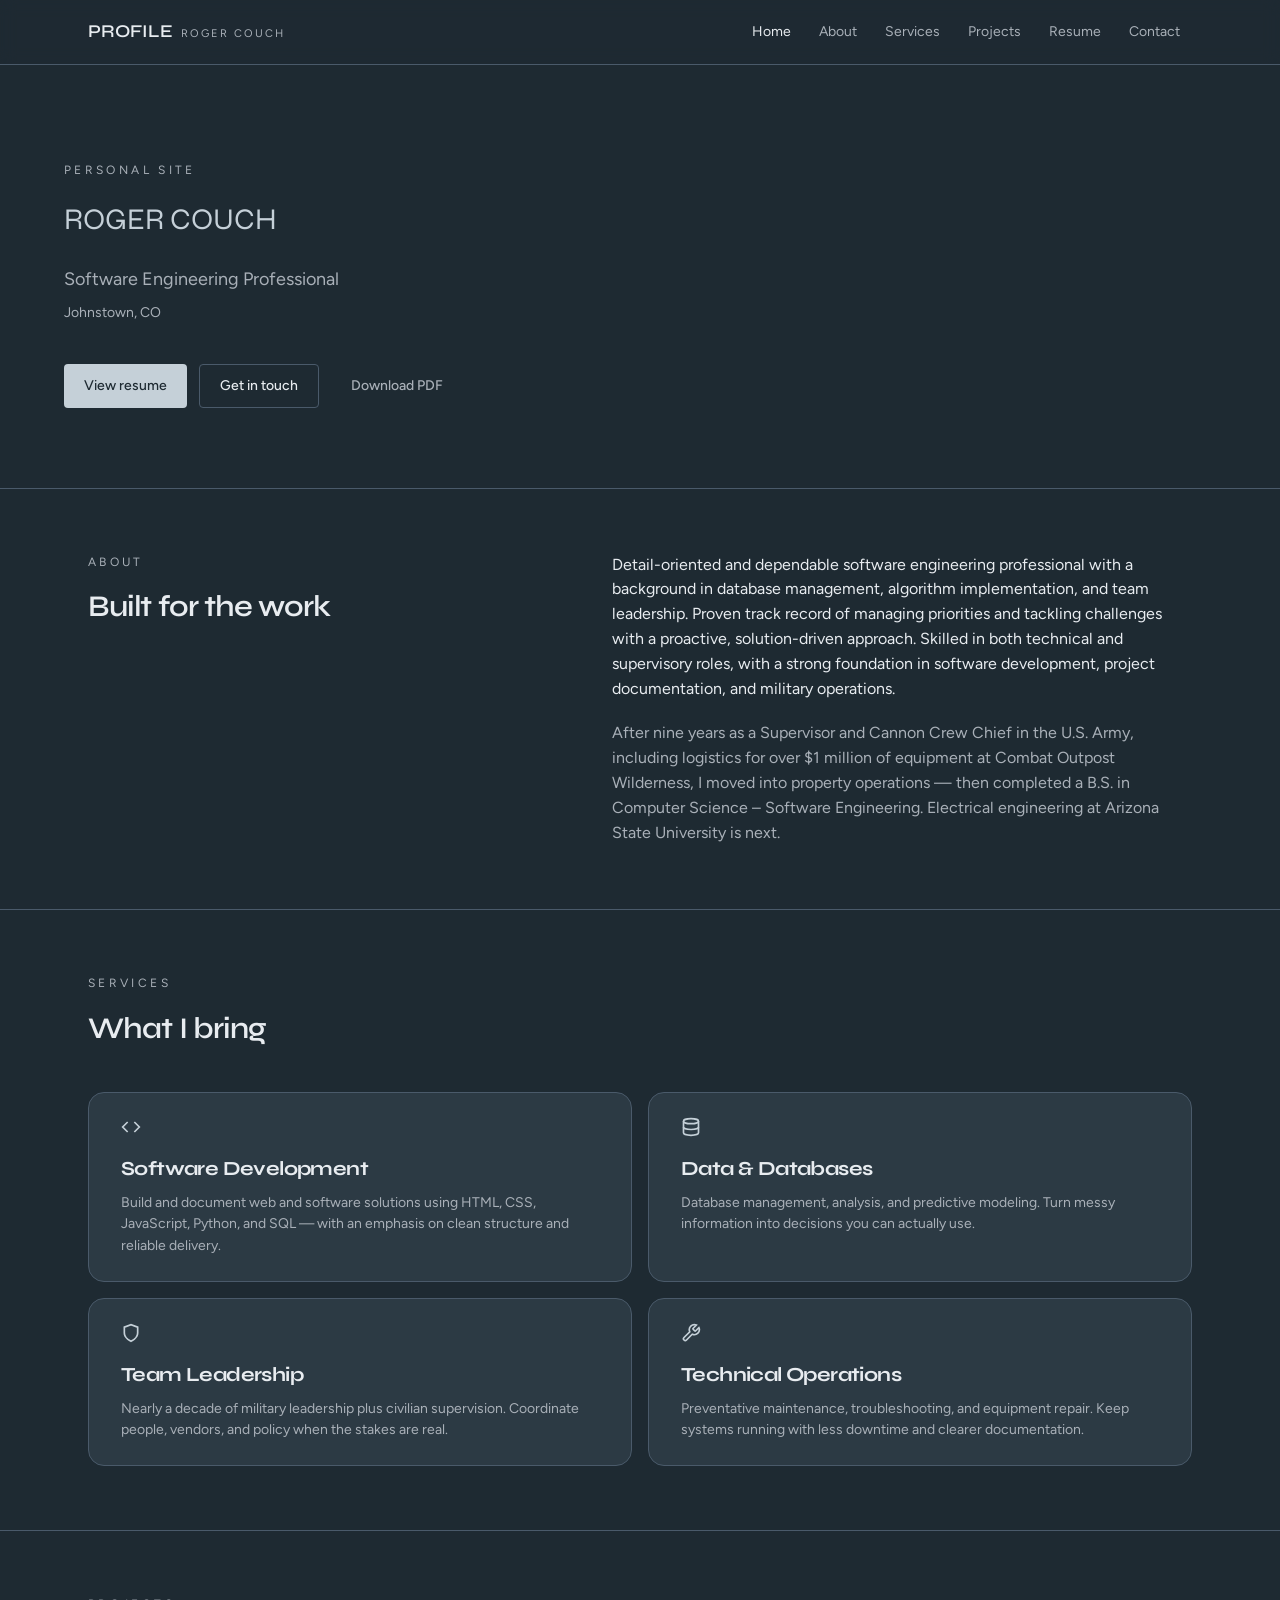
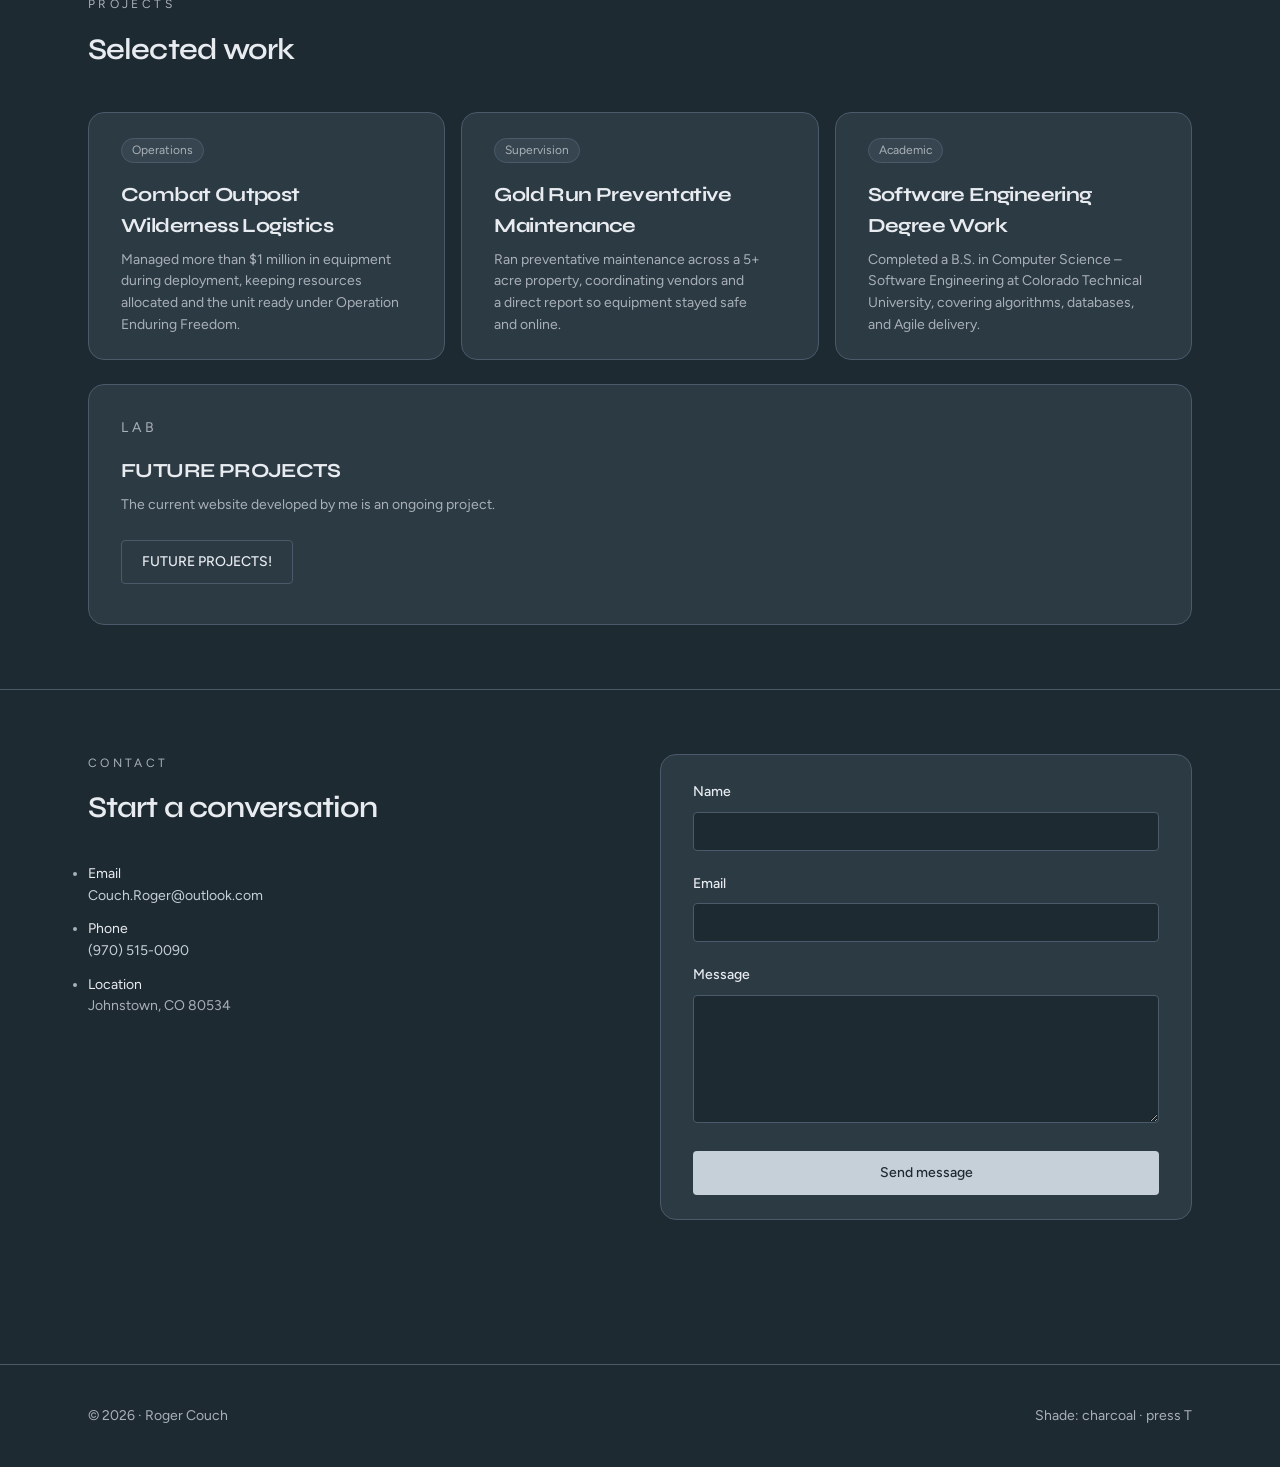
<file: index.html>
<!DOCTYPE html>
<html lang="en">
<head>
  <meta charset="UTF-8">
  <meta name="viewport" content="width=device-width, initial-scale=1.0">
  <title>PROFILE — Roger Couch</title>
  <meta name="description" content="The Jizzle — personal site of Roger Couch. Software engineering, leadership, and technical operations in Johnstown, Colorado.">
  <meta name="theme-color" content="#1E2A32">
  <link rel="icon" href="favicon.svg" type="image/svg+xml">
  <link rel="preconnect" href="https://fonts.googleapis.com">
  <link rel="preconnect" href="https://fonts.gstatic.com" crossorigin>
  <link href="https://fonts.googleapis.com/css2?family=Figtree:wght@400;500;600&family=Syne:wght@500;600;700&display=swap" rel="stylesheet">
  <link rel="stylesheet" href="styles.css">
</head>
<body>
  <header class="header">
    <div class="wrap header-inner">
      <a class="brand" href="index.html">
        <strong>PROFILE</strong>
        <span>ROGER COUCH</span>
      </a>
      <nav class="nav" aria-label="Primary">
        <a class="active" href="index.html">Home</a>
        <a href="#about">About</a>
        <a href="#services">Services</a>
        <a href="#projects">Projects</a>
        <a href="resume.html">Resume</a>
        <a href="#contact">Contact</a>
      </nav>
      <button class="menu-btn" id="menu-btn" type="button" aria-expanded="false" aria-label="Open menu">
        <svg width="20" height="20" viewBox="0 0 24 24" fill="none" stroke="currentColor" stroke-width="2"><path d="M4 6h16M4 12h16M4 18h16"/></svg>
      </button>
    </div>
    <nav class="mobile-nav" id="mobile-nav" aria-label="Mobile">
      <a href="index.html">Home</a>
      <a href="#about">About</a>
      <a href="#services">Services</a>
      <a href="#projects">Projects</a>
      <a href="resume.html">Resume</a>
      <a href="#contact">Contact</a>
    </nav>
  </header>

  <main>
    <section class="hero wrap" id="home">
      <p class="kicker">Personal site</p>
      <p class="name">ROGER COUCH</p>
      <p class="title">Software Engineering Professional</p>
      <p class="loc">Johnstown, CO</p>
      <div class="actions">
        <a class="btn" href="resume.html">View resume</a>
        <a class="btn btn-outline" href="#contact">Get in touch</a>
        <a class="btn btn-ghost" href="roger-couch-resume.pdf" download>Download PDF</a>
      </div>
    </section>

    <section class="section" id="about">
      <div class="wrap split split-about">
        <div>
          <p class="kicker">About</p>
          <h2>Built for the work</h2>
        </div>
        <div class="about-copy">
          <p class="lead">Detail-oriented and dependable software engineering professional with a background in database management, algorithm implementation, and team leadership. Proven track record of managing priorities and tackling challenges with a proactive, solution-driven approach. Skilled in both technical and supervisory roles, with a strong foundation in software development, project documentation, and military operations.</p>
          <p>After nine years as a Supervisor and Cannon Crew Chief in the U.S. Army, including logistics for over $1 million of equipment at Combat Outpost Wilderness, I moved into property operations — then completed a B.S. in Computer Science – Software Engineering. Electrical engineering at Arizona State University is next.</p>          
        </div>
      </div>
    </section>

    <section class="section" id="services">
      <div class="wrap">
        <p class="kicker">Services</p>
        <h2>What I bring</h2>
        <div class="grid-2">
          <article class="card">
            <svg viewBox="0 0 24 24"><polyline points="16 18 22 12 16 6"/><polyline points="8 6 2 12 8 18"/></svg>
            <h3>Software Development</h3>
            <p>Build and document web and software solutions using HTML, CSS, JavaScript, Python, and SQL — with an emphasis on clean structure and reliable delivery.</p>
          </article>
          <article class="card">
            <svg viewBox="0 0 24 24"><ellipse cx="12" cy="5" rx="9" ry="3"/><path d="M3 5v14c0 1.66 4 3 9 3s9-1.34 9-3V5"/><path d="M3 12c0 1.66 4 3 9 3s9-1.34 9-3"/></svg>
            <h3>Data & Databases</h3>
            <p>Database management, analysis, and predictive modeling. Turn messy information into decisions you can actually use.</p>
          </article>
          <article class="card">
            <svg viewBox="0 0 24 24"><path d="M12 22s8-4 8-10V5l-8-3-8 3v7c0 6 8 10 8 10z"/></svg>
            <h3>Team Leadership</h3>
            <p>Nearly a decade of military leadership plus civilian supervision. Coordinate people, vendors, and policy when the stakes are real.</p>
          </article>
          <article class="card">
            <svg viewBox="0 0 24 24"><path d="M14.7 6.3a1 1 0 0 0 0 1.4l1.6 1.6a1 1 0 0 0 1.4 0l3.77-3.77a6 6 0 0 1-7.94 7.94l-6.91 6.91a2.12 2.12 0 0 1-3-3l6.91-6.91a6 6 0 0 1 7.94-7.94l-3.76 3.76z"/></svg>
            <h3>Technical Operations</h3>
            <p>Preventative maintenance, troubleshooting, and equipment repair. Keep systems running with less downtime and clearer documentation.</p>
          </article>
        </div>
      </div>
    </section>

    <section class="section" id="projects">
      <div class="wrap">
        <p class="kicker">Projects</p>
        <h2>Selected work</h2>
        <div class="grid-3">
          <article class="card">
            <span class="badge">Operations</span>
            <h3>Combat Outpost Wilderness Logistics</h3>
            <p>Managed more than $1 million in equipment during deployment, keeping resources allocated and the unit ready under Operation Enduring Freedom.</p>
          </article>
          <article class="card">
            <span class="badge">Supervision</span>
            <h3>Gold Run Preventative Maintenance</h3>
            <p>Ran preventative maintenance across a 5+ acre property, coordinating vendors and a direct report so equipment stayed safe and online.</p>
          </article>
          <article class="card">
            <span class="badge">Academic</span>
            <h3>Software Engineering Degree Work</h3>
            <p>Completed a B.S. in Computer Science – Software Engineering at Colorado Technical University, covering algorithms, databases, and Agile delivery.</p>
          </article>
        </div>
        <div class="card lab">
          <p class="kicker">Lab</p>
          <h3>FUTURE PROJECTS</h3>
          <p>The current website developed by me is an ongoing project.</p>
          <button type="button" class="btn btn-outline" id="hello-btn" style="margin-top:24px">FUTURE PROJECTS!</button>
          <p id="hello-msg" aria-live="polite"></p>
        </div>
      </div>
    </section>

    <section class="section" id="contact">
      <div class="wrap split split-contact">
        <div>
          <p class="kicker">Contact</p>
          <h2>Start a conversation</h2>
          <ul class="contact-list">
            <li><span>Email</span><br><a href="mailto:Couch.Roger@outlook.com">Couch.Roger@outlook.com</a></li>
            <li><span>Phone</span><br><a href="tel:9705150090">(970) 515-0090</a></li>
            <li><span>Location</span><br>Johnstown, CO 80534</li>
          </ul>
        </div>
        <div class="card">
          <form id="contact-form">
            <div>
              <label for="name">Name</label>
              <input id="name" name="name" autocomplete="name">
            </div>
            <div>
              <label for="email">Email</label>
              <input id="email" name="email" type="email" autocomplete="email">
            </div>
            <div>
              <label for="message">Message</label>
              <textarea id="message" name="message"></textarea>
            </div>
            <button type="submit">Send message</button>
          </form>
          <div class="form-ok" id="form-ok">
            <h3>Thanks</h3>
            <p style="margin-top:8px;color:var(--muted)">If your mail app did not open, write directly to <a href="mailto:Couch.Roger@outlook.com">Couch.Roger@outlook.com</a>.</p>
            <button type="button" class="btn btn-outline" id="send-again" style="margin-top:24px">Send another</button>
          </div>
        </div>
      </div>
    </section>
  </main>

  <footer class="footer">
    <div class="wrap footer-inner">
      <p>© 2026 · Roger Couch</p>
      <p id="shade-label">Shade: charcoal · press T</p>
    </div>
  </footer>

  <script src="script.js"></script>
</body>
</html>
</file>
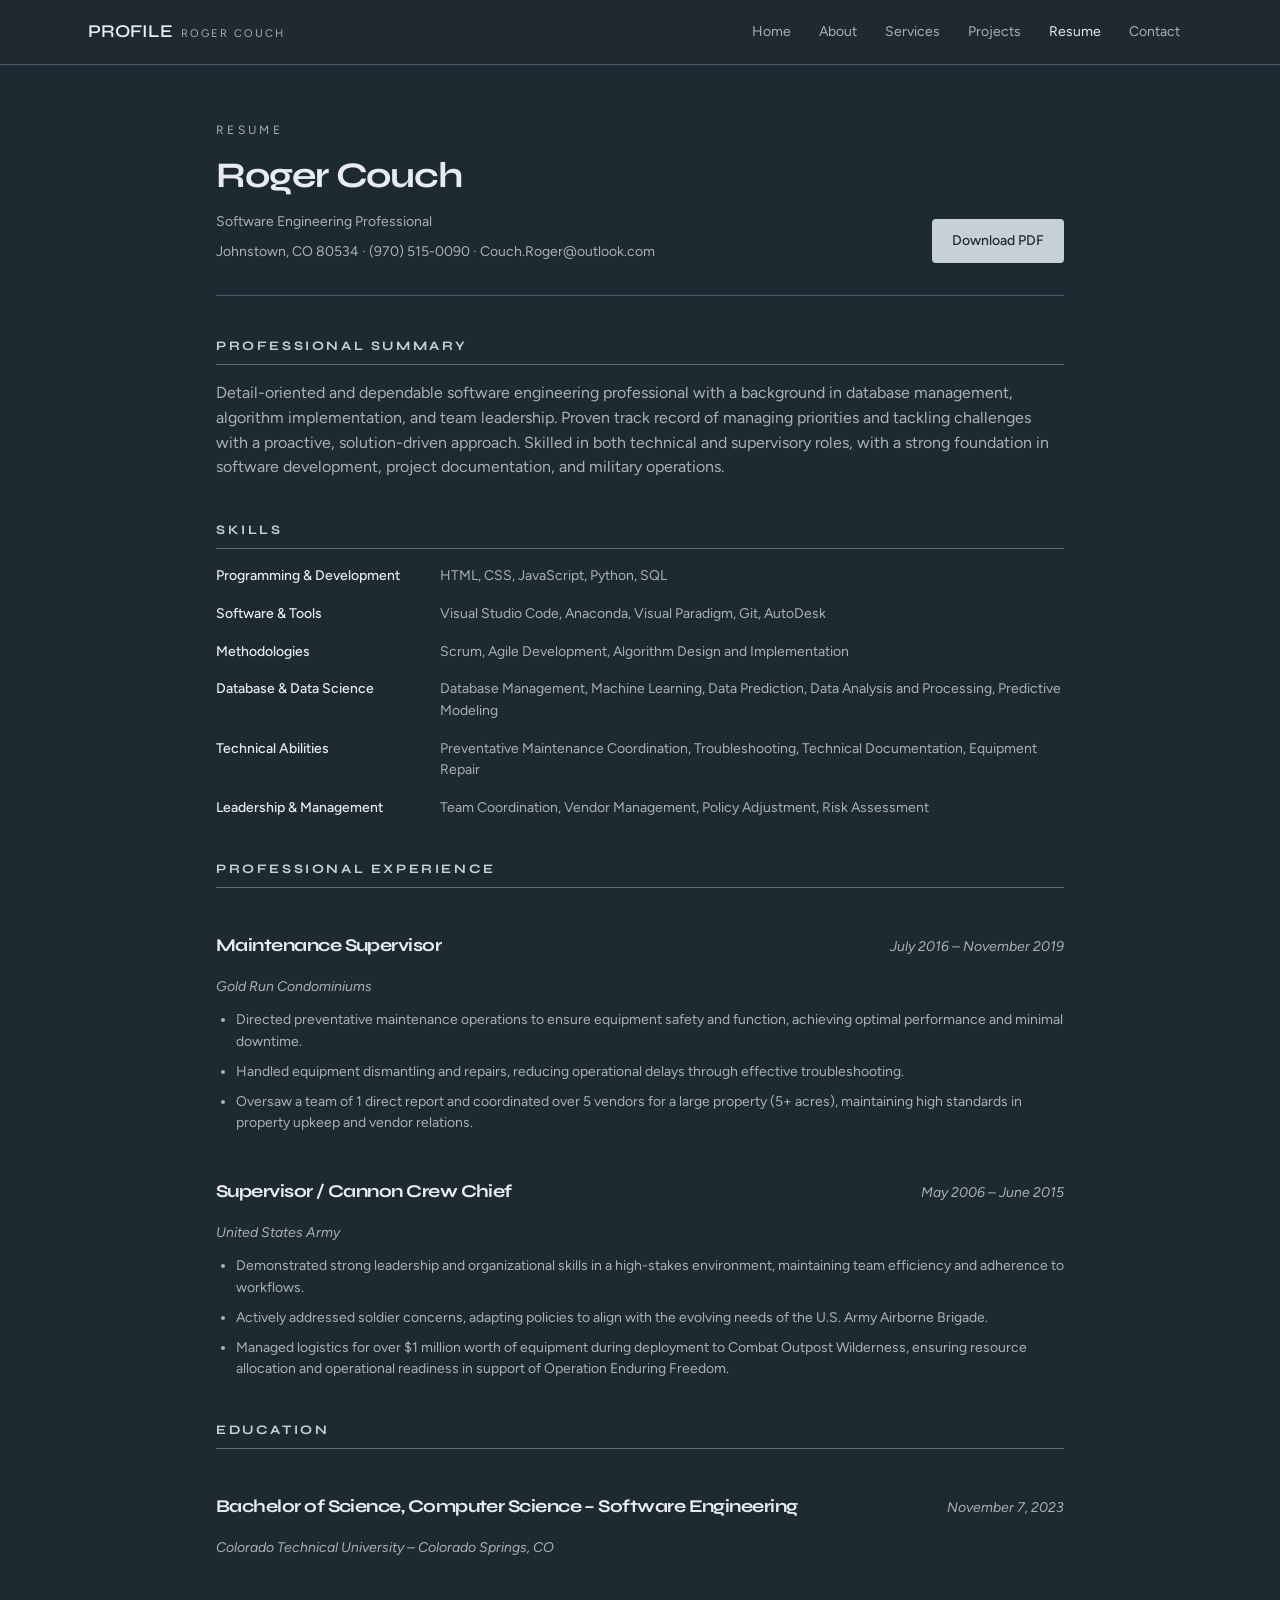
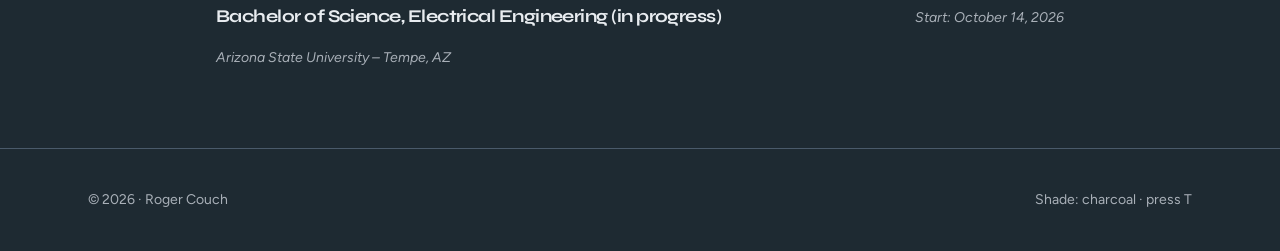
<file: resume.html>
<!DOCTYPE html>
<html lang="en">
<head>
  <meta charset="UTF-8">
  <meta name="viewport" content="width=device-width, initial-scale=1.0">
  <title>Resume — Roger Couch</title>
  <meta name="description" content="Resume of Roger Couch — software engineering, leadership, and technical operations.">
  <meta name="theme-color" content="#1E2A32">
  <link rel="icon" href="favicon.svg" type="image/svg+xml">
  <link rel="preconnect" href="https://fonts.googleapis.com">
  <link rel="preconnect" href="https://fonts.gstatic.com" crossorigin>
  <link href="https://fonts.googleapis.com/css2?family=Figtree:wght@400;500;600&family=Syne:wght@500;600;700&display=swap" rel="stylesheet">
  <link rel="stylesheet" href="styles.css">
</head>
<body>
  <header class="header">
    <div class="wrap header-inner">
      <a class="brand" href="index.html">
        <strong>PROFILE</strong>
        <span>ROGER COUCH</span>
      </a>
      <nav class="nav" aria-label="Primary">
        <a href="index.html">Home</a>
        <a href="index.html#about">About</a>
        <a href="index.html#services">Services</a>
        <a href="index.html#projects">Projects</a>
        <a class="active" href="resume.html">Resume</a>
        <a href="index.html#contact">Contact</a>
      </nav>
      <button class="menu-btn" id="menu-btn" type="button" aria-expanded="false" aria-label="Open menu">
        <svg width="20" height="20" viewBox="0 0 24 24" fill="none" stroke="currentColor" stroke-width="2"><path d="M4 6h16M4 12h16M4 18h16"/></svg>
      </button>
    </div>
    <nav class="mobile-nav" id="mobile-nav" aria-label="Mobile">
      <a href="index.html">Home</a>
      <a href="index.html#about">About</a>
      <a href="index.html#services">Services</a>
      <a href="index.html#projects">Projects</a>
      <a href="resume.html">Resume</a>
      <a href="index.html#contact">Contact</a>
    </nav>
  </header>

  <main class="wrap" style="max-width:56rem">
    <div class="resume-head">
      <div>
        <p class="kicker">Resume</p>
        <h1>Roger Couch</h1>
        <p class="meta">Software Engineering Professional</p>
        <p class="meta">Johnstown, CO 80534 · (970) 515-0090 · Couch.Roger@outlook.com</p>
      </div>
      <a class="btn" href="roger-couch-resume.pdf" download>Download PDF</a>
    </div>

    <section class="resume-block">
      <h2>Professional summary</h2>
      <p>Detail-oriented and dependable software engineering professional with a background in database management, algorithm implementation, and team leadership. Proven track record of managing priorities and tackling challenges with a proactive, solution-driven approach. Skilled in both technical and supervisory roles, with a strong foundation in software development, project documentation, and military operations.</p>
    </section>

    <section class="resume-block">
      <h2>Skills</h2>
      <dl class="skills">
        <div class="skill">
          <dt>Programming & Development</dt>
          <dd>HTML, CSS, JavaScript, Python, SQL</dd>
        </div>
        <div class="skill">
          <dt>Software & Tools</dt>
          <dd>Visual Studio Code, Anaconda, Visual Paradigm, Git, AutoDesk</dd>
        </div>
        <div class="skill">
          <dt>Methodologies</dt>
          <dd>Scrum, Agile Development, Algorithm Design and Implementation</dd>
        </div>
        <div class="skill">
          <dt>Database & Data Science</dt>
          <dd>Database Management, Machine Learning, Data Prediction, Data Analysis and Processing, Predictive Modeling</dd>
        </div>
        <div class="skill">
          <dt>Technical Abilities</dt>
          <dd>Preventative Maintenance Coordination, Troubleshooting, Technical Documentation, Equipment Repair</dd>
        </div>
        <div class="skill">
          <dt>Leadership & Management</dt>
          <dd>Team Coordination, Vendor Management, Policy Adjustment, Risk Assessment</dd>
        </div>
      </dl>
    </section>

    <section class="resume-block">
      <h2>Professional experience</h2>
      <article class="job">
        <div class="job-head">
          <h3>Maintenance Supervisor</h3>
          <p class="dates">July 2016 – November 2019</p>
        </div>
        <p class="org">Gold Run Condominiums</p>
        <ul>
          <li>Directed preventative maintenance operations to ensure equipment safety and function, achieving optimal performance and minimal downtime.</li>
          <li>Handled equipment dismantling and repairs, reducing operational delays through effective troubleshooting.</li>
          <li>Oversaw a team of 1 direct report and coordinated over 5 vendors for a large property (5+ acres), maintaining high standards in property upkeep and vendor relations.</li>
        </ul>
      </article>
      <article class="job">
        <div class="job-head">
          <h3>Supervisor / Cannon Crew Chief</h3>
          <p class="dates">May 2006 – June 2015</p>
        </div>
        <p class="org">United States Army</p>
        <ul>
          <li>Demonstrated strong leadership and organizational skills in a high-stakes environment, maintaining team efficiency and adherence to workflows.</li>
          <li>Actively addressed soldier concerns, adapting policies to align with the evolving needs of the U.S. Army Airborne Brigade.</li>
          <li>Managed logistics for over $1 million worth of equipment during deployment to Combat Outpost Wilderness, ensuring resource allocation and operational readiness in support of Operation Enduring Freedom.</li>
        </ul>
      </article>
    </section>

    <section class="resume-block">
      <h2>Education</h2>
      <article class="job">
        <div class="job-head">
          <h3>Bachelor of Science, Computer Science – Software Engineering</h3>
          <p class="dates">November 7, 2023</p>
        </div>
        <p class="org">Colorado Technical University – Colorado Springs, CO</p>
      </article>
      <article class="job">
        <div class="job-head">
          <h3>Bachelor of Science, Electrical Engineering (in progress)</h3>
          <p class="dates">Start: October 14, 2026</p>
        </div>
        <p class="org">Arizona State University – Tempe, AZ</p>
      </article>
    </section>
  </main>

  <footer class="footer">
    <div class="wrap footer-inner">
      <p>© 2026 · Roger Couch</p>
      <p id="shade-label">Shade: charcoal · press T</p>
    </div>
  </footer>

  <script src="script.js"></script>
</body>
</html>
</file>
<file: styles.css>
:root {
  --bg: #1e2a32;
  --bg-alt: #24323b;
  --surface: #2c3a44;
  --raised: #36454f;
  --fg: #e8ecf0;
  --muted: #a9b0b8;
  --accent: #c5d0d8;
  --accent-fg: #1e2a32;
  --border: #4a5a6a;
  --font-sans: "Figtree", "Segoe UI", system-ui, sans-serif;
  --font-display: "Syne", "Segoe UI", system-ui, sans-serif;
  --radius: 4px;
  --radius-xl: 16px;
}

* {
  margin: 0;
  padding: 0;
  box-sizing: border-box;
}

html {
  -webkit-font-smoothing: antialiased;
  scroll-behavior: smooth;
}

body {
  min-height: 100vh;
  background: var(--bg);
  color: var(--fg);
  font-family: var(--font-sans);
  line-height: 1.55;
}

html[data-theme="alt"] body {
  background: var(--bg-alt);
}

h1, h2, h3 {
  font-family: var(--font-display);
  text-wrap: balance;
  letter-spacing: -0.03em;
}

p { text-wrap: pretty; }

a { color: var(--accent); text-decoration: none; }
a:hover { text-decoration: underline; }

img, svg { display: block; }

button, .btn {
  display: inline-flex;
  align-items: center;
  justify-content: center;
  gap: 8px;
  height: 44px;
  padding: 0 20px;
  border: none;
  border-radius: var(--radius);
  background: var(--accent);
  color: var(--accent-fg);
  font: 500 14px var(--font-sans);
  cursor: pointer;
  transition: background 0.15s ease, color 0.15s ease, transform 0.15s ease;
}

button:hover, .btn:hover { background: var(--fg); text-decoration: none; }
button:active, .btn:active { transform: scale(0.98); }

.btn-outline {
  background: transparent;
  color: var(--fg);
  border: 1px solid var(--border);
}

.btn-outline:hover {
  background: transparent;
  border-color: var(--accent);
  color: var(--accent);
}

.btn-ghost {
  background: transparent;
  color: var(--muted);
}

.btn-ghost:hover { background: var(--raised); color: var(--fg); }

.wrap {
  max-width: 1152px;
  margin: 0 auto;
  padding: 0 24px;
}

.header {
  position: sticky;
  top: 0;
  z-index: 40;
  border-bottom: 1px solid var(--border);
  background: color-mix(in srgb, var(--bg) 90%, transparent);
  backdrop-filter: blur(8px);
}

.header-inner {
  display: flex;
  align-items: center;
  justify-content: space-between;
  height: 64px;
}

.brand {
  display: flex;
  align-items: baseline;
  gap: 8px;
  color: var(--fg);
  text-decoration: none;
}

.brand strong {
  font-family: var(--font-display);
  font-size: 18px;
  font-weight: 600;
}

.brand span {
  font-size: 11px;
  letter-spacing: 0.18em;
  text-transform: uppercase;
  color: var(--muted);
}

.nav {
  display: flex;
  gap: 4px;
}

.nav a {
  padding: 8px 12px;
  color: var(--muted);
  font-size: 14px;
  text-decoration: none;
}

.nav a:hover,
.nav a.active { color: var(--fg); }

.menu-btn {
  display: none;
  background: transparent;
  color: var(--fg);
  width: 44px;
  padding: 0;
}

.mobile-nav {
  display: none;
  flex-direction: column;
  padding: 8px 24px 16px;
  border-top: 1px solid var(--border);
}

.mobile-nav a {
  padding: 12px 8px;
  color: var(--fg);
  text-decoration: none;
}

.mobile-nav.open { display: flex; }

.kicker {
  font-size: 12px;
  letter-spacing: 0.28em;
  text-transform: uppercase;
  color: var(--muted);
}

.hero { padding: 96px 0 80px; }
.hero h1 {
  margin-top: 16px;
  font-size: clamp(2.75rem, 8vw, 4.5rem);
  line-height: 0.95;
  font-weight: 600;
}

.hero .name {
  margin-top: 16px;
  font-family: var(--font-display);
  font-size: clamp(1.5rem, 3vw, 1.875rem);
  color: var(--accent);
}

.hero .title { margin-top: 24px; font-size: 18px; color: var(--muted); max-width: 36rem; }
.hero .loc { margin-top: 8px; font-size: 14px; color: var(--muted); }
.actions { display: flex; flex-wrap: wrap; gap: 12px; margin-top: 40px; }

.section {
  padding: 64px 0;
  border-top: 1px solid var(--border);
  scroll-margin-top: 80px;
}

.split { display: grid; gap: 40px; }
@media (min-width: 1024px) {
  .split-about { grid-template-columns: 1fr 1.2fr; }
  .split-contact { grid-template-columns: 1fr 1fr; }
}

.section h2 { margin-top: 12px; font-size: 1.875rem; font-weight: 600; }

.about-copy { display: flex; flex-direction: column; gap: 20px; color: var(--muted); }
.about-copy .lead { color: var(--fg); }

.grid-2 { display: grid; gap: 16px; margin-top: 40px; }
.grid-3 { display: grid; gap: 16px; margin-top: 40px; }
@media (min-width: 640px) { .grid-2 { grid-template-columns: 1fr 1fr; } }
@media (min-width: 1024px) { .grid-3 { grid-template-columns: 1fr 1fr 1fr; } }

.card {
  background: var(--surface);
  border: 1px solid var(--border);
  border-radius: var(--radius-xl);
  padding: 24px 32px;
}

.card h3 { margin-top: 16px; font-size: 1.25rem; }
.card p { margin-top: 8px; font-size: 14px; color: var(--muted); }
.card svg { width: 20px; height: 20px; color: var(--accent); stroke: currentColor; fill: none; stroke-width: 2; }

.badge {
  display: inline-flex;
  border: 1px solid var(--border);
  background: var(--raised);
  color: var(--muted);
  border-radius: 999px;
  padding: 2px 10px;
  font-size: 12px;
}

.lab { margin-top: 24px; }
.lab .kicker { margin-bottom: 8px; }
.lab h3 { font-size: 1.25rem; }
#hello-msg { margin-top: 16px; font-size: 18px; color: var(--accent); }

.contact-list { margin-top: 32px; display: flex; flex-direction: column; gap: 12px; font-size: 14px; color: var(--muted); }
.contact-list span { color: var(--fg); }

form { display: grid; gap: 20px; }
label { font-size: 14px; font-weight: 500; }
input, textarea {
  width: 100%;
  margin-top: 8px;
  background: var(--bg);
  color: var(--fg);
  border: 1px solid var(--border);
  border-radius: var(--radius);
  padding: 10px 12px;
  font: 14px var(--font-sans);
}
textarea { min-height: 128px; resize: vertical; }
input:focus, textarea:focus {
  outline: none;
  box-shadow: 0 0 0 2px var(--accent);
}

.form-ok { display: none; }
.form-ok.show { display: block; }
form.hidden { display: none; }

.footer {
  margin-top: 80px;
  border-top: 1px solid var(--border);
  padding: 40px 0;
}
.footer-inner {
  display: flex;
  flex-wrap: wrap;
  gap: 12px;
  justify-content: space-between;
  align-items: center;
  font-size: 14px;
  color: var(--muted);
}

.resume-head {
  display: flex;
  flex-direction: column;
  gap: 24px;
  padding: 56px 0 32px;
  border-bottom: 1px solid var(--border);
}
@media (min-width: 640px) {
  .resume-head {
    flex-direction: row;
    align-items: flex-end;
    justify-content: space-between;
  }
}
.resume-head h1 { margin-top: 8px; font-size: 2.25rem; }
.resume-head .meta { margin-top: 8px; font-size: 14px; color: var(--muted); }

.resume-block { margin-top: 40px; }
.resume-block h2 {
  font-size: 13px;
  letter-spacing: 0.2em;
  text-transform: uppercase;
  color: var(--accent);
  border-bottom: 1px solid color-mix(in srgb, var(--accent) 40%, transparent);
  padding-bottom: 8px;
}
.resume-block p { margin-top: 16px; color: var(--muted); }

.skills { margin-top: 16px; display: grid; gap: 16px; }
@media (min-width: 640px) {
  .skill { display: grid; grid-template-columns: 13rem 1fr; gap: 16px; }
}
.skill dt { font-size: 14px; font-weight: 500; }
.skill dd { font-size: 14px; color: var(--muted); }

.job { margin-top: 32px; }
.job-head { display: flex; flex-direction: column; gap: 4px; }
@media (min-width: 640px) {
  .job-head { flex-direction: row; justify-content: space-between; align-items: baseline; }
}
.job h3 { font-size: 18px; }
.job .dates, .job .org { font-size: 14px; color: var(--muted); font-style: italic; }
.job ul { margin-top: 12px; padding-left: 20px; color: var(--muted); font-size: 14px; }
.job li { margin-top: 8px; }

@media (max-width: 768px) {
  .nav { display: none; }
  .menu-btn { display: inline-flex; }
  .brand span { display: none; }
  .hero { padding: 64px 0 80px; }
}

@media (prefers-reduced-motion: reduce) {
  html { scroll-behavior: auto; }
  * { transition: none !important; }
}
</file>
